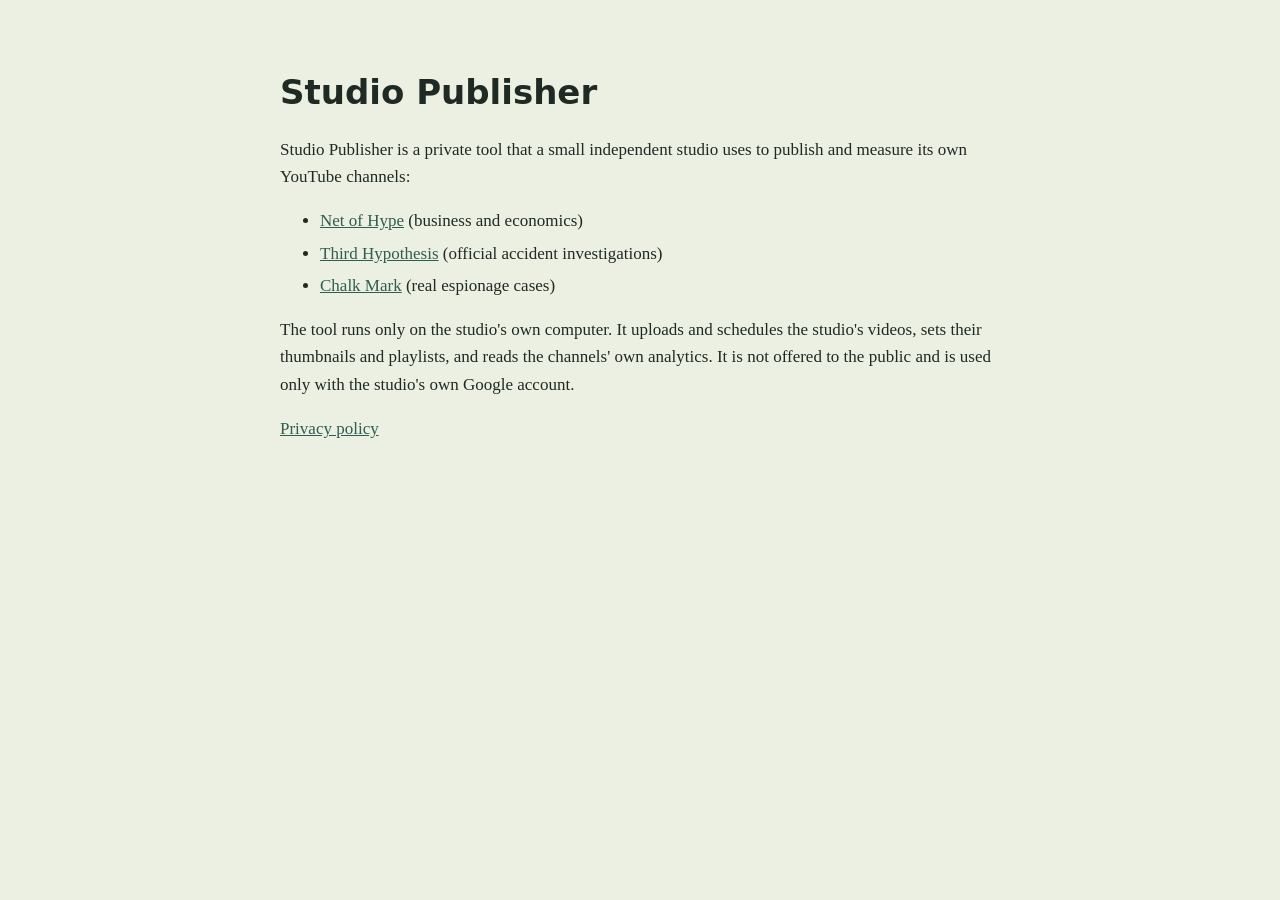
<file: index.html>
<!doctype html>
<html lang="en"><head><meta charset="utf-8"><meta name="viewport" content="width=device-width,initial-scale=1">
<title>Studio Publisher</title><link rel="stylesheet" href="style.css"></head>
<body><main>
<h1>Studio Publisher</h1>
<p>Studio Publisher is a private tool that a small independent studio uses to publish and measure its own YouTube channels:</p>
<ul>
<li><a href="https://www.youtube.com/@netofhype">Net of Hype</a> (business and economics)</li>
<li><a href="https://www.youtube.com/@thirdhypothesis">Third Hypothesis</a> (official accident investigations)</li>
<li><a href="https://www.youtube.com/@chalkmark">Chalk Mark</a> (real espionage cases)</li>
</ul>
<p>The tool runs only on the studio's own computer. It uploads and schedules the studio's videos, sets their thumbnails and playlists, and reads the channels' own analytics. It is not offered to the public and is used only with the studio's own Google account.</p>
<p><a href="privacy.html">Privacy policy</a></p>
</main></body></html>
</file>
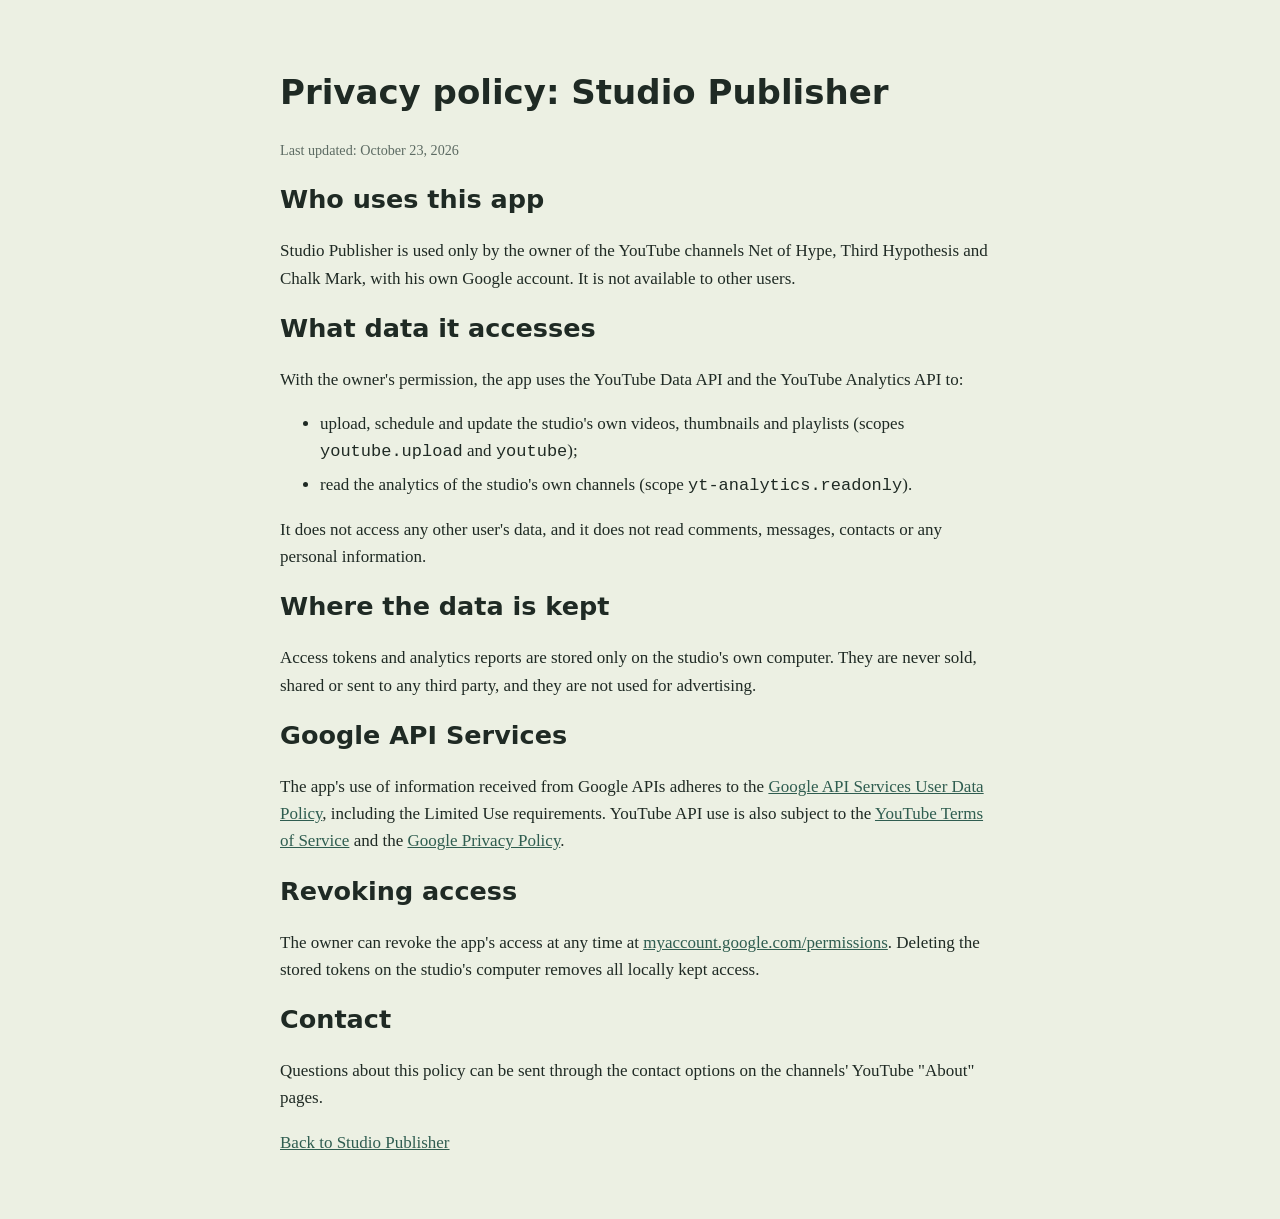
<file: privacy.html>
<!doctype html>
<html lang="en"><head><meta charset="utf-8"><meta name="viewport" content="width=device-width,initial-scale=1">
<title>Privacy Policy</title><link rel="stylesheet" href="style.css"></head>
<body><main>
<h1>Privacy policy: Studio Publisher</h1>
<p><small>Last updated: October 23, 2026</small></p>
<h2>Who uses this app</h2>
<p>Studio Publisher is used only by the owner of the YouTube channels Net of Hype, Third Hypothesis and Chalk Mark, with his own Google account. It is not available to other users.</p>
<h2>What data it accesses</h2>
<p>With the owner's permission, the app uses the YouTube Data API and the YouTube Analytics API to:</p>
<ul>
<li>upload, schedule and update the studio's own videos, thumbnails and playlists (scopes <code>youtube.upload</code> and <code>youtube</code>);</li>
<li>read the analytics of the studio's own channels (scope <code>yt-analytics.readonly</code>).</li>
</ul>
<p>It does not access any other user's data, and it does not read comments, messages, contacts or any personal information.</p>
<h2>Where the data is kept</h2>
<p>Access tokens and analytics reports are stored only on the studio's own computer. They are never sold, shared or sent to any third party, and they are not used for advertising.</p>
<h2>Google API Services</h2>
<p>The app's use of information received from Google APIs adheres to the <a href="https://developers.google.com/terms/api-services-user-data-policy">Google API Services User Data Policy</a>, including the Limited Use requirements. YouTube API use is also subject to the <a href="https://www.youtube.com/t/terms">YouTube Terms of Service</a> and the <a href="https://policies.google.com/privacy">Google Privacy Policy</a>.</p>
<h2>Revoking access</h2>
<p>The owner can revoke the app's access at any time at <a href="https://myaccount.google.com/permissions">myaccount.google.com/permissions</a>. Deleting the stored tokens on the studio's computer removes all locally kept access.</p>
<h2>Contact</h2>
<p>Questions about this policy can be sent through the contact options on the channels' YouTube "About" pages.</p>
<p><a href="index.html">Back to Studio Publisher</a></p>
</main></body></html>
</file>
<file: style.css>
:root{--bg:#ECF0E3;--ink:#1F2A24;--green:#2F5D50;--muted:#5d6b63}
@media (prefers-color-scheme:dark){:root{--bg:#141a17;--ink:#e6ebe2;--green:#7fb3a3;--muted:#9aa79f}}
body{margin:0;background:var(--bg);color:var(--ink);font:17px/1.6 Georgia,serif}
main{max-width:720px;margin:0 auto;padding:48px 16px}
h1,h2{font-family:system-ui,sans-serif;line-height:1.25}
a{color:var(--green)} small{color:var(--muted)} li{margin:.3em 0}
</file>
